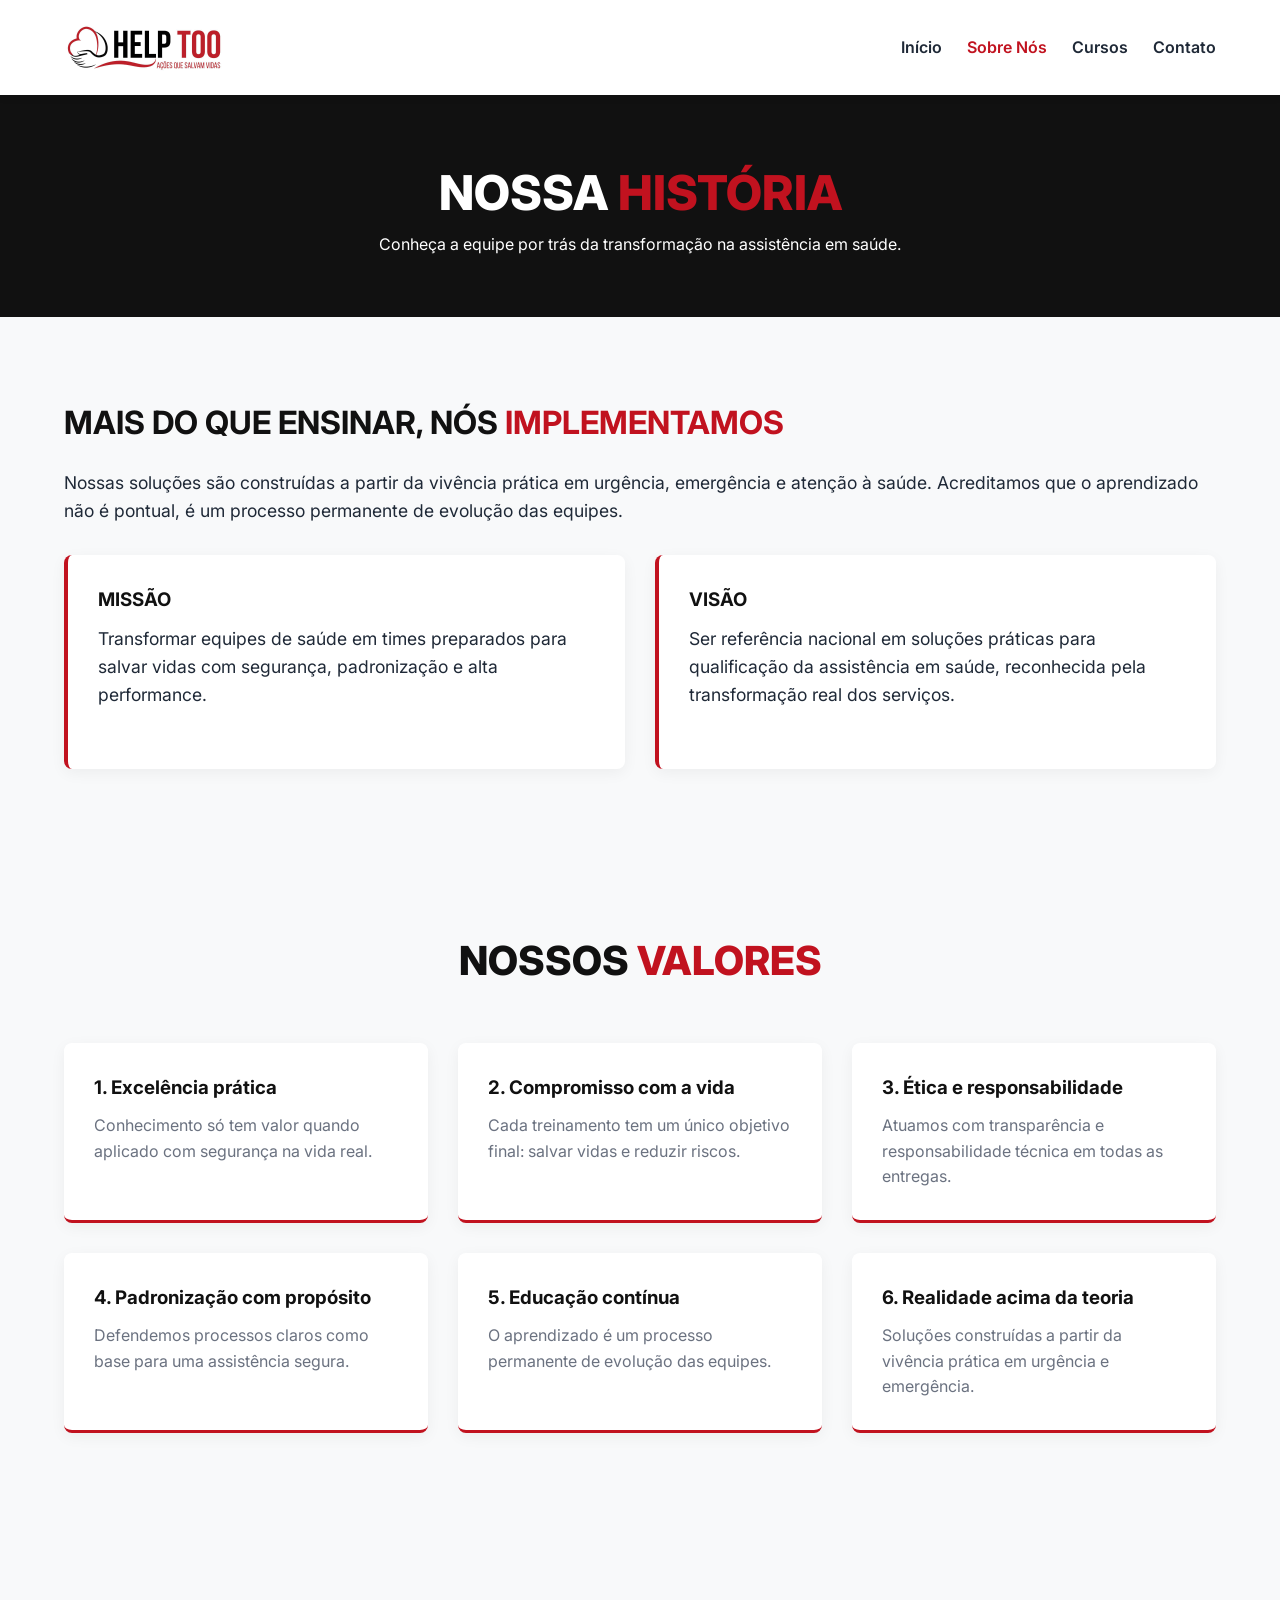
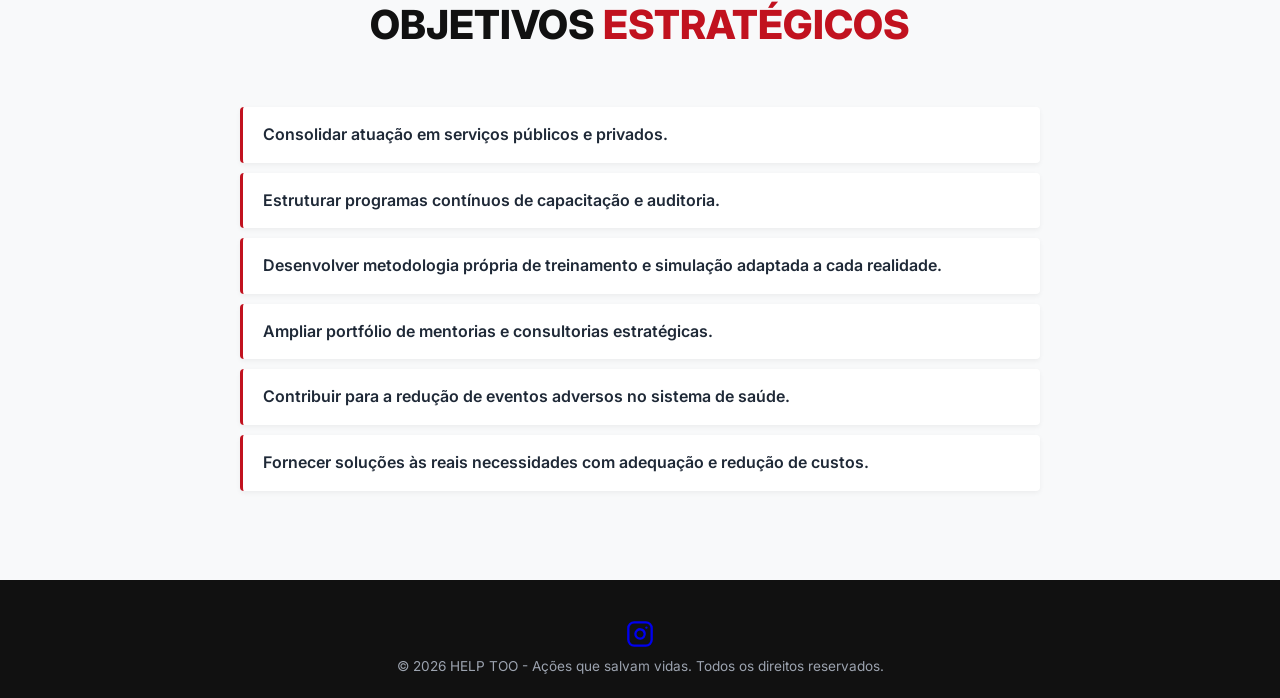
<file: sobre.html>
<!DOCTYPE html>
<html lang="pt-BR">
<head>
    <meta charset="UTF-8">
    <meta name="viewport" content="width=device-width, initial-scale=1.0">
    <title>Sobre Nós | HELP TOO</title>
    
    <link rel="icon" type="image/jpeg" href="assets/img/logohelptoo.jpeg">
    <link rel="preconnect" href="https://fonts.googleapis.com">
    <link rel="preconnect" href="https://fonts.gstatic.com" crossorigin>
    <link href="https://fonts.googleapis.com/css2?family=Inter:wght@400;600;800&display=swap" rel="stylesheet">
    <link rel="stylesheet" href="assets/css/style.css">
</head>
<body>

    <header>
        <nav class="navbar">
            <a href="index.html" class="brand">
                <img src="assets/img/logohelptoo.jpeg" alt="HELP TOO" class="logo-principal">
            </a>
            
            <div class="menu-hamburguer" id="menu-mobile">
                <span>☰</span>
            </div>
            
            <ul class="nav-links" id="nav-list">
                <li><a href="index.html">Início</a></li>
                <li><a href="sobre.html" class="active">Sobre Nós</a></li>
                <li><a href="cursos.html">Cursos</a></li>
                <li><a href="#" id="btn-contato-nav">Contato</a></li>
            </ul>
        </nav>
    </header>

    <main>
        <section class="hero-interna animar-scroll">
            <div class="container text-center">
                <h1>Nossa <span>História</span></h1>
                <p>Conheça a equipe por trás da transformação na assistência em saúde.</p>
            </div>
        </section>

        <section class="sobre-conteudo">
            <div class="container">
                <div class="sobre-grid">
                    <div class="sobre-texto">
                        <h2 class="animar-scroll">Mais do que ensinar, nós <span>implementamos</span></h2>
                        <p class="animar-scroll">Nossas soluções são construídas a partir da vivência prática em urgência, emergência e atenção à saúde. Acreditamos que o aprendizado não é pontual, é um processo permanente de evolução das equipes.</p>
                        
                        <div class="missao-visao">
                            <div class="box-mv animar-scroll atraso-1">
                                <h3>Missão</h3>
                                <p>Transformar equipes de saúde em times preparados para salvar vidas com segurança, padronização e alta performance.</p>
                            </div>
                            <div class="box-mv animar-scroll atraso-2">
                                <h3>Visão</h3>
                                <p>Ser referência nacional em soluções práticas para qualificação da assistência em saúde, reconhecida pela transformação real dos serviços.</p>
                            </div>
                        </div>
                    </div>
                </div>
            </div>
        </section>

        <section class="valores-secao">
            <div class="container">
                <div class="cabecalho-secao animar-scroll">
                    <h2>Nossos <span>Valores</span></h2>
                </div>
                
                <div class="grid-cursos">
                    <article class="card-curso card-valor animar-scroll atraso-1">
                        <h3>1. Excelência prática</h3>
                        <p>Conhecimento só tem valor quando aplicado com segurança na vida real.</p>
                    </article>
                    <article class="card-curso card-valor animar-scroll atraso-2">
                        <h3>2. Compromisso com a vida</h3>
                        <p>Cada treinamento tem um único objetivo final: salvar vidas e reduzir riscos.</p>
                    </article>
                    <article class="card-curso card-valor animar-scroll atraso-3">
                        <h3>3. Ética e responsabilidade</h3>
                        <p>Atuamos com transparência e responsabilidade técnica em todas as entregas.</p>
                    </article>
                    <article class="card-curso card-valor animar-scroll atraso-4">
                        <h3>4. Padronização com propósito</h3>
                        <p>Defendemos processos claros como base para uma assistência segura.</p>
                    </article>
                    <article class="card-curso card-valor animar-scroll atraso-1">
                        <h3>5. Educação contínua</h3>
                        <p>O aprendizado é um processo permanente de evolução das equipes.</p>
                    </article>
                    <article class="card-curso card-valor animar-scroll atraso-2">
                        <h3>6. Realidade acima da teoria</h3>
                        <p>Soluções construídas a partir da vivência prática em urgência e emergência.</p>
                    </article>
                </div>
            </div>
        </section>

        <section class="objetivos-secao">
            <div class="container">
                <div class="cabecalho-secao animar-scroll">
                    <h2>Objetivos <span>Estratégicos</span></h2>
                </div>
                <ul class="lista-objetivos animar-scroll atraso-1">
                    <li>Consolidar atuação em serviços públicos e privados.</li>
                    <li>Estruturar programas contínuos de capacitação e auditoria.</li>
                    <li>Desenvolver metodologia própria de treinamento e simulação adaptada a cada realidade.</li>
                    <li>Ampliar portfólio de mentorias e consultorias estratégicas.</li>
                    <li>Contribuir para a redução de eventos adversos no sistema de saúde.</li>
                    <li>Fornecer soluções às reais necessidades com adequação e redução de custos.</li>
                </ul>
            </div>
        </section>
    </main>

    <footer>
        <div class="container-footer">
            <div class="redes-sociais">
                <a href="https://www.instagram.com/antonio_cesario_neto/" target="_blank" aria-label="Instagram HELP TOO">
                    <svg xmlns="http://www.w3.org/2000/svg" width="28" height="28" viewBox="0 0 24 24" fill="none" stroke="currentColor" stroke-width="2" stroke-linecap="round" stroke-linejoin="round" class="icone-insta">
                        <rect x="2" y="2" width="20" height="20" rx="5" ry="5"></rect>
                        <path d="M16 11.37A4 4 0 1 1 12.63 8 4 4 0 0 1 16 11.37z"></path>
                        <line x1="17.5" y1="6.5" x2="17.51" y2="6.5"></line>
                    </svg>
                </a>
            </div>
            <p>&copy; 2026 HELP TOO - Ações que salvam vidas. Todos os direitos reservados.</p>
        </div>
    </footer>

    <div class="modal" id="modal-contato">
        <div class="modal-box">
            <button class="btn-fechar" id="fechar-modal">&times;</button>
            <h3>Fale Conosco</h3>
            <p>Escolha a melhor forma para falar com nossa equipe comercial.</p>
            
            <div class="opcoes-contato">
                <a href="https://api.whatsapp.com/send?phone=5515996499607&text=Ol%C3%A1!%20Gostaria%20de%20saber%20mais%20sobre%20os%20treinamentos%20da%20HELP%20TOO." target="_blank" class="btn-whatsapp">
                 Chamar no WhatsApp
                </a>
                <a href="mailto:contato@helptoo.com.br" class="btn-email">
                    Enviar E-mail
                </a>
            </div>
        </div>
    </div>

    <script src="assets/js/main.js"></script>
</body>
</html>
</file>
<file: assets/css/style.css>
/* =========================================
   VARIÁVEIS GERAIS (Paleta de Cores da HELP TOO)
   ========================================= */
:root {
    --primary: #111111; /* Preto escuro do logo */
    --secondary: #C1121F; /* Vermelho sangue/emergência */
    --accent: #A10F19; /* Vermelho escuro pro hover do botão */
    --light: #F8F9FA; /* Fundo claro quase branco */
    --dark: #1F2937; /* Cinza escuro para textos longos */
    --text-muted: #6B7280; /* Cinza claro para subtítulos */
}

/* =========================================
   RESET BÁSICO
   ========================================= */
* {
    margin: 0;
    padding: 0;
    box-sizing: border-box;
    font-family: 'Inter', sans-serif;
}

html {
    scroll-behavior: smooth;
}

body {
    background-color: var(--light);
    color: var(--dark);
    line-height: 1.6;
}

/* ==========================================================================
   🎯 HEADER PREMIUM: BUSCA NO CENTRO ABSOLUTO (SEM DESALINHAR)
   ========================================================================== */
header {
    background: #ffffff;
    box-shadow: 0 2px 10px rgba(0,0,0,0.05);
    position: sticky;
    top: 0;
    z-index: 100;
    width: 100%;
}

.navbar {
    display: flex;
    justify-content: space-between; /* Empurra a logo para a esquerda e o menu para a direita */
    align-items: center;
    padding: 5px 5%;
    max-width: 1400px;
    margin: 0 auto;
    position: relative !important;   /* 🌟 Torna-se a referência para o centro absoluto */
    height: 95px;                   /* Deixa uma altura fixa confortável para o header */
}

/* 1. LOGO FIXADA NA ESQUERDA */
.brand {
    display: flex;
    align-items: center;
    text-decoration: none;
}

.logo-principal {
    height: 90px;
    width: auto;
    display: block;
}

/* 2. BARRA DE PESQUISA CRAVADA NO CENTRO DA TELA */
.busca-container {
    position: absolute !important;
    left: 50% !important;
    transform: translateX(-50%) !important; /* 🌟 Mágica que garante o centro real da página */
    max-width: 320px; 
    width: 100%;
    display: flex;
    align-items: center;
    z-index: 10;
}

#campo-busca {
    width: 100%;
    padding: 10px 40px 10px 16px;
    border: 1px solid #E5E9F0;
    border-radius: 25px;
    font-size: 0.9rem;
    outline: none;
    transition: all 0.2s ease;
    background-color: #FFFFFF;
}

#campo-busca:focus {
    border-color: var(--primary);
    box-shadow: 0 0 0 3px rgba(0, 92, 168, 0.1);
}

.icone-busca {
    position: absolute;
    right: 15px;
    font-size: 0.85rem;
    color: #A0AEC0;
    pointer-events: none;
}

/* 3. MENUS FIXADOS NA DIREITA */
.nav-links {
    display: flex;
    gap: 25px;
    list-style: none;
    padding: 0;
    margin: 0;
    align-items: center;
}

.nav-links a {
    text-decoration: none;
    color: var(--dark);
    font-weight: 600;
    transition: color 0.3s ease;
    cursor: pointer;
}

.nav-links a:hover,
.nav-links a.active {
    color: var(--secondary);
}

/* ÍCONE MOBILE */
.menu-hamburguer {
    display: none;
    font-size: 28px;
    cursor: pointer;
    color: var(--primary);
}

/* =========================================
   BANNER PRINCIPAL (HERO SECTION - INDEX)
   ========================================= */
.hero-banner {
    height: 85vh;
    background: linear-gradient(rgba(17, 17, 17, 0.8), rgba(17, 17, 17, 0.9)), url('https://images.unsplash.com/photo-1551076805-e1869033e561?ixlib=rb-4.0.3&auto=format&fit=crop&w=1920&q=80') center/cover;
    display: flex;
    flex-direction: column;
    justify-content: center;
    align-items: center;
    text-align: center;
    color: #ffffff;
    padding: 0 20px;
}

.hero-content {
    max-width: 900px;
}

.hero-banner h1 {
    font-size: 4rem;
    margin-bottom: 10px;
    line-height: 1.1;
    font-weight: 800;
    text-transform: uppercase;
}

.hero-banner h1 span {
    color: var(--secondary);
}

.hero-banner h2 {
    font-size: 1.8rem;
    margin-bottom: 25px;
    font-weight: 400;
    color: #E5E7EB;
}

.hero-banner p {
    font-size: 1.1rem;
    margin-bottom: 40px;
    max-width: 700px;
    margin-left: auto;
    margin-right: auto;
    color: #D1D5DB;
}

/* =========================================
   BOTÕES GERAIS
   ========================================= */
.btn-primario {
    padding: 16px 32px;
    background: var(--secondary);
    color: #ffffff;
    text-decoration: none;
    font-weight: bold;
    border-radius: 4px;
    font-size: 1.1rem;
    transition: all 0.3s ease;
    border: none;
    cursor: pointer;
    display: inline-block;
    text-transform: uppercase;
    letter-spacing: 1px;
}

.btn-primario:hover {
    background: var(--accent);
    transform: translateY(-2px);
    box-shadow: 0 4px 12px rgba(193, 18, 31, 0.3);
}

.btn-secundario {
    margin-top: auto;
    padding: 12px 20px;
    font-size: 0.95rem;
    text-align: center;
    background: transparent;
    border: 2px solid var(--primary);
    color: var(--primary);
    text-transform: uppercase;
    font-weight: bold;
    border-radius: 4px;
    text-decoration: none;
    transition: 0.3s;
}

.btn-secundario:hover {
    background: var(--primary);
    color: #ffffff;
}

.btn-outline {
    background: var(--primary);
    color: #ffffff;
    padding: 15px 30px;
    text-decoration: none;
    font-weight: bold;
    border-radius: 4px;
    text-transform: uppercase;
    transition: 0.3s;
    display: inline-block;
}

.btn-outline:hover {
    background: var(--dark);
    transform: translateY(-2px);
}

/* =========================================
   SEÇÕES PADRÃO E VITRINE DE CURSOS
   ========================================= */
section {
    padding: 80px 5%;
}

.container {
    max-width: 1200px;
    margin: 0 auto;
}

.cabecalho-secao {
    text-align: center;
    margin-bottom: 50px;
}

.cabecalho-secao h2 {
    color: var(--primary);
    font-size: 2.5rem;
    margin-bottom: 10px;
    font-weight: 800;
    text-transform: uppercase;
}

.cabecalho-secao span {
    color: var(--secondary);
}

.cabecalho-secao p {
    color: var(--text-muted);
    font-size: 1.1rem;
}

.grid-cursos {
    display: grid;
    grid-template-columns: repeat(auto-fill, minmax(280px, 1fr)); /* Mudado para auto-fill */
    gap: 30px;
}

.card-curso {
    background: #ffffff;
    border-radius: 8px;
    overflow: hidden;
    box-shadow: 0 4px 15px rgba(0,0,0,0.05);
    transition: transform 0.3s, box-shadow 0.3s;
    display: flex;
    flex-direction: column;
}

.card-curso:hover {
    transform: translateY(-5px);
    box-shadow: 0 8px 25px rgba(0,0,0,0.1);
}

.img-curso {
    width: 100%;
    height: 220px;
    object-fit: cover;
    border-bottom: 3px solid var(--secondary);
}

.card-conteudo {
    padding: 25px;
    display: flex;
    flex-direction: column;
    flex-grow: 1;
}

.card-conteudo h3 {
    color: var(--primary);
    margin-bottom: 10px;
    font-size: 1.3rem;
    font-weight: 700;
}

.card-conteudo p {
    color: var(--text-muted);
    margin-bottom: 25px;
    font-size: 0.95rem;
    flex-grow: 1;
}

.acoes-vitrine {
    text-align: center;
    margin-top: 50px;
}

/* =========================================
   RODAPÉ (FOOTER)
   ========================================= */
footer {
    background: var(--primary);
    color: #ffffff;
    text-align: center;
    padding: 40px 5% 20px;
}

.container-footer p {
    font-size: 0.85rem;
    color: #9CA3AF;
}

/* =========================================
   JANELINHA DE CONTATO (MODAL)
   ========================================= */
.modal {
    position: fixed;
    top: 0;
    left: 0;
    width: 100%;
    height: 100%;
    background: rgba(0, 0, 0, 0.7);
    backdrop-filter: blur(3px);
    display: flex;
    justify-content: center;
    align-items: center;
    z-index: 1000;
    opacity: 0;
    visibility: hidden;
    transition: all 0.3s ease;
}

.modal.active {
    opacity: 1;
    visibility: visible;
}

.modal-box {
    background: #ffffff;
    width: 90%;
    max-width: 450px;
    padding: 40px;
    border-radius: 8px;
    position: relative;
    transform: translateY(-20px);
    transition: all 0.3s ease;
    box-shadow: 0 20px 40px rgba(0,0,0,0.2);
    text-align: center;
}

.modal.active .modal-box {
    transform: translateY(0);
}

.btn-fechar {
    position: absolute;
    top: 15px;
    right: 20px;
    font-size: 28px;
    font-weight: bold;
    color: #9CA3AF;
    cursor: pointer;
    background: none;
    border: none;
    transition: 0.3s;
}

.btn-fechar:hover {
    color: var(--secondary);
}

.modal-box h3 {
    color: var(--primary);
    font-size: 1.8rem;
    margin-bottom: 10px;
    font-weight: 800;
    text-transform: uppercase;
}

.modal-box p {
    color: var(--text-muted);
    margin-bottom: 30px;
}

.opcoes-contato a {
    display: flex;
    align-items: center;
    justify-content: center;
    gap: 10px;
    width: 100%;
    padding: 15px;
    margin-bottom: 15px;
    border-radius: 6px;
    text-decoration: none;
    font-weight: bold;
    font-size: 1.1rem;
    transition: 0.3s;
}

.btn-whatsapp {
    background: #25D366;
    color: #ffffff;
}

.btn-whatsapp:hover {
    background: #1EBE5D;
    transform: scale(1.02);
}

.btn-email {
    background: var(--primary);
    color: #ffffff;
}

.btn-email:hover {
    background: var(--dark);
    transform: scale(1.02);
}

/* =========================================
   PÁGINA: SOBRE NÓS (Estilos extras)
   ========================================= */
.hero-interna {
    background: var(--primary);
    color: white;
    padding: 60px 5%;
    text-align: center;
}

.hero-interna h1 {
    font-size: 3rem;
    text-transform: uppercase;
    font-weight: 800;
}

.hero-interna h1 span {
    color: var(--secondary);
}

.sobre-grid {
    display: flex;
    flex-direction: column;
    gap: 40px;
}

.sobre-texto h2 {
    color: var(--primary);
    font-size: 2rem;
    margin-bottom: 20px;
    text-transform: uppercase;
}

.sobre-texto h2 span {
    color: var(--secondary);
}

.sobre-texto p {
    margin-bottom: 30px;
    font-size: 1.1rem;
    color: var(--dark);
}

.missao-visao {
    display: grid;
    grid-template-columns: repeat(auto-fit, minmax(250px, 1fr));
    gap: 30px;
    margin-top: 30px;
}

.box-mv {
    background: #ffffff;
    padding: 30px;
    border-radius: 8px;
    border-left: 4px solid var(--secondary);
    box-shadow: 0 4px 15px rgba(0,0,0,0.05);
}

.box-mv h3 {
    color: var(--primary);
    margin-bottom: 10px;
    text-transform: uppercase;
}

.lista-objetivos {
    list-style: none;
    max-width: 800px;
    margin: 0 auto;
}

.lista-objetivos li {
    background: white;
    padding: 15px 20px;
    margin-bottom: 10px;
    border-radius: 4px;
    box-shadow: 0 2px 5px rgba(0,0,0,0.05);
    border-left: 3px solid var(--secondary);
    color: var(--dark);
    font-weight: 600;
}

.valores-secao {
    background-color: var(--light);
}

.card-valor {
    padding: 30px;
    border-bottom: 3px solid var(--secondary);
    justify-content: flex-start;
}

.card-valor h3 {
    color: var(--primary);
    margin-bottom: 10px;
}

.card-valor p {
    color: var(--text-muted);
}

/* =========================================
   ANIMAÇÕES DE SCROLL
   ========================================= */
.animar-scroll {
    opacity: 0;
    transform: translateY(40px);
    transition: opacity 0.8s ease-out, transform 0.8s ease-out;
    will-change: opacity, transform;
}

.animar-scroll.mostrar {
    opacity: 1;
    transform: translateY(0);
}

.atraso-1 { transition-delay: 0.1s; }
.atraso-2 { transition-delay: 0.2s; }
.atraso-3 { transition-delay: 0.3s; }
.atraso-4 { transition-delay: 0.4s; }

/* =========================================
   RESPONSIVIDADE (TELA DE CELULAR)
   ========================================= */
@media (max-width: 768px) {
    .nav-links {
        display: none;
        flex-direction: column;
        position: absolute;
        top: 100%;
        left: 0;
        width: 100%;
        background: #ffffff;
        padding: 20px 0;
        text-align: center;
        box-shadow: 0 5px 10px rgba(0,0,0,0.1);
    }
    
    .nav-links.active {
        display: flex;
    }
    
    .menu-hamburguer {
        display: block;
    }
    
    .hero-banner h1, .hero-interna h1 {
        font-size: 2.5rem;
    }
    
    .hero-banner h2 {
        font-size: 1.3rem;
    }
    
    .logo-principal {
        height: 55px; /* Aumentado proporcionalmente no mobile */
    }

    .busca-container {
        margin: 15px auto 0 auto;
        max-width: 100%;
    }
}

.card-curso.com-efeito {
    animation: surgirSuave 0.4s cubic-bezier(0.16, 1, 0.3, 1) forwards;
}

@keyframes surgirSuave {
    from {
        opacity: 0;
        transform: translateY(12px) scale(0.98);
    }
    to {
        opacity: 1;
        transform: translateY(0) scale(1);
    }
}

/* ==========================================================================
   🚨 CONTROLE TOTAL E DESIGN PREMIUM DO MODAL DE DETALHES (ANTI-QUEBRA)
   ========================================================================== */
.modal-curso {
    position: fixed !important;
    top: 0 !important;
    left: 0 !important;
    width: 100% !important;
    height: 100% !important;
    background: rgba(0, 0, 0, 0.8) !important; /* Fundo escuro transparente */
    backdrop-filter: blur(5px) !important;      /* Efeito borrado ao fundo */
    display: flex !important;
    justify-content: center !important;
    align-items: center !important;
    z-index: 99999 !important;                  /* Fica na frente de absolutamente tudo */
    opacity: 0 !important;                      /* Começa invisível */
    visibility: hidden !important;              /* Começa desativado */
    transition: opacity 0.3s ease, visibility 0.3s ease !important;
}

/* Estado ativo disparado pelo JavaScript */
.modal-curso.active {
    opacity: 1 !important;
    visibility: visible !important;
}

/* A caixinha branca interna que segura o conteúdo */
.modal-curso-box {
    background: #ffffff !important;
    width: 90% !important;
    max-width: 550px !important;               /* Limita a largura para ficar elegante */
    border-radius: 12px !important;            /* Bordas arredondadas modernas */
    overflow: hidden !important;               /* Garante que a foto respeite o arredondamento */
    position: relative !important;
    display: flex !important;
    flex-direction: column !important;
    box-shadow: 0 20px 40px rgba(0,0,0,0.4) !important;
}

/* ==========================================================================
   📸 CONTAINER DA FOTO E SETAS FLUTUANTES (CARROSSEL)
   ========================================================================== */
.carrossel-container {
    position: relative !important;
    width: 100% !important;
    height: 320px !important;                  /* Altura ideal para valorizar a imagem */
    background: #111111 !important;
    overflow: hidden !important;
}

#modal-img-curso {
    width: 100% !important;
    height: 100% !important;
    object-fit: cover !important;              /* Não deixa a imagem distorcer ou amassar */
}

/* Botões das setas (Esquerda e Direita) */
.seta-carrossel {
    position: absolute !important;
    top: 50% !important;
    transform: translateY(-50%) !important;    /* Centraliza perfeitamente no meio vertical da foto */
    background: rgba(0, 0, 0, 0.4) !important; /* Fundo escuro sutil */
    color: #ffffff !important;
    border: none !important;
    font-size: 18px !important;
    width: 40px !important;
    height: 40px !important;
    border-radius: 50% !important;             /* Deixa o botão perfeitamente redondo */
    cursor: pointer !important;
    display: flex !important;
    align-items: center !important;
    justify-content: center !important;
    transition: all 0.2s ease !important;
    z-index: 99 !important;                    /* Garante que fique acima da imagem */
}

/* Efeito Hover nas setas (Fica vermelho HELP TOO) */
.seta-carrossel:hover {
    background: var(--secondary) !important;
    transform: translateY(-50%) scale(1.1) !important; /* Dá um leve zoom ao passar o mouse */
}

.seta-esquerda {
    left: 15px !important;                     /* Afastamento da borda esquerda */
}

.seta-direita {
    right: 15px !important;                    /* Afastamento da borda direita */
}

/* Botão de fechar (X) no topo direito da imagem */
.btn-fechar-curso {
    position: absolute !important;
    top: 12px !important;
    right: 15px !important;
    font-size: 30px !important;
    color: #ffffff !important;
    background: rgba(0, 0, 0, 0.5) !important;
    border: none !important;
    border-radius: 50% !important;
    width: 36px !important;
    height: 36px !important;
    cursor: pointer !important;
    z-index: 100 !important;
    display: flex !important;
    align-items: center !important;
    justify-content: center !important;
    transition: background 0.2s !important;
}

.btn-fechar-curso:hover {
    background: var(--secondary) !important;
}

/* ==========================================================================
   📝 ÁREA DE TEXTOS E INFORMAÇÕES TÉCNICAS
   ========================================================================== */
.modal-curso-conteudo {
    padding: 30px !important;                  /* Espaçamento interno confortável */
    text-align: left !important;
}

.modal-curso-conteudo h3 {
    font-size: 1.6rem !important;
    margin-bottom: 12px !important;
    color: var(--primary) !important;
    font-weight: 800 !important;
}

.modal-curso-conteudo p {
    font-size: 0.95rem !important;
    color: var(--dark) !important;
    margin-bottom: 20px !important;
}

/* Caixa com fundo cinza e borda vermelha para as especificações */
.info-tecnicas-modal {
    background: #F3F4F6 !important;
    padding: 15px !important;
    border-radius: 6px !important;
    margin-bottom: 25px !important;
    display: flex !important;
    flex-direction: column !important;
    gap: 10px !important;
    border-left: 4px solid var(--secondary) !important;
}

.info-tecnicas-modal p {
    margin-bottom: 0 !important;
    font-size: 0.95rem !important;
    color: var(--dark) !important;
}
/* ==========================================================================
   🎯 AJUSTE DE ALINHAMENTO DOS ÍCONES (CENTRALIZAÇÃO PERFEITA)
   ========================================================================== */
.btn-fechar-curso, 
.seta-carrossel {
    padding: 0 !important;          /* Remove paddings herdados que empurram o texto */
    line-height: 1 !important;       /* Zera a altura da linha do caractere */
    display: flex !important;
    align-items: center !important;  /* Centraliza na vertical */
    justify-content: center !important; /* Centraliza na horizontal */
}

/* ==========================================================================
   🎯 AJUSTE MILIMÉTRICO DO X (CENTRO ABSOLUTO)
   ========================================================================== */
.btn-fechar-curso {
    font-size: 22px !important;    /* Reduz o símbolo para dar área de respiro interna */
    line-height: 0 !important;       /* Reseta a base tipográfica do caractere */
    display: flex !important;
    align-items: center !important;
    justify-content: center !important;
    padding-bottom: 2px !important;  /* Empurra o símbolo levemente para baixo, matando o desalinhamento */
}
</file>
